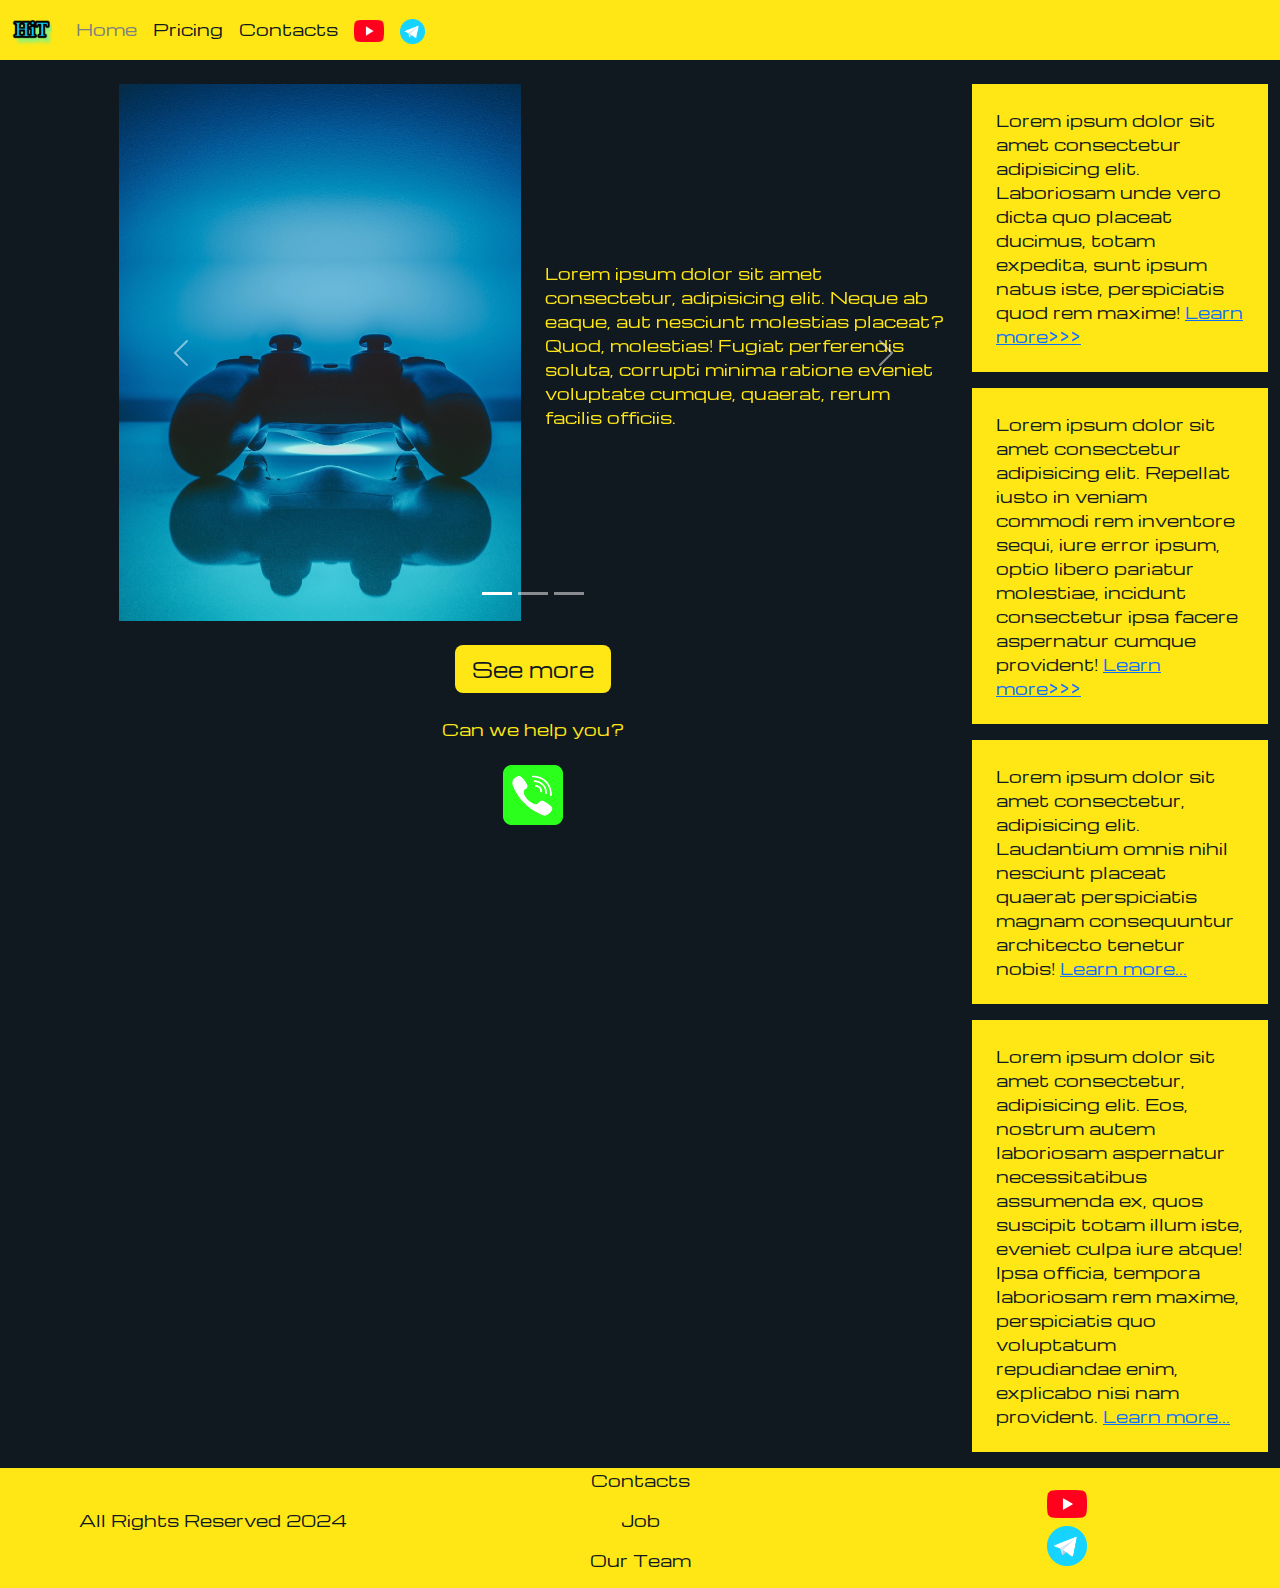
<file: index.html>
<!DOCTYPE html>
<html lang="en">
<head>
    <meta charset="UTF-8">
    <meta name="viewport" content="width=device-width, initial-scale=1.0">
    <title>HiT</title>
    <link rel="apple-touch-icon" sizes="180x180" href="source/fi/apple-touch-icon.png">
  <link rel="icon" type="image/png" sizes="32x32" href="source/fi/favicon-32x32.png">
  <link rel="icon" type="image/png" sizes="16x16" href="source/fi/favicon-16x16.png">
  <link rel="manifest" href="site.webmanifest">
    <link href="https://cdn.jsdelivr.net/npm/bootstrap@5.3.3/dist/css/bootstrap.min.css" rel="stylesheet" integrity="sha384-QWTKZyjpPEjISv5WaRU9OFeRpok6YctnYmDr5pNlyT2bRjXh0JMhjY6hW+ALEwIH" crossorigin="anonymous">
    <link rel="stylesheet" href="source/style/style.css">
</head>
<body>
    <header>
        <nav>
            <nav class="navbar navbar-expand-lg ">
                <div class="container-fluid">
                  <a class="navbar-brand " href="#">
                    <img class="logo-nav" src="source/images/logo.png" alt="logo">
                  </a>
                  <button class="navbar-toggler" type="button" data-bs-toggle="collapse" data-bs-target="#navbarNav" aria-controls="navbarNav" aria-expanded="false" aria-label="Toggle navigation">
                    <span class="navbar-toggler-icon"></span>
                  </button>
                  <div class="collapse navbar-collapse" id="navbarNav">
                    <ul class="navbar-nav">
                      <li class="nav-item">
                        <a class="nav-link active" aria-current="page" href="index.html">Home</a>
                      </li>
                      <li class="nav-item">
                        <a class="nav-link" href="pricing.html">Pricing</a>
                      </li>
                      <li class="nav-item">
                        <a class="nav-link" href="pricing.html">Contacts</a>
                      </li>
                      <li class="nav-item">
                        <a class="nav-link" href="https://youtube.com"><img class="yt_logo" src="source/images/yt.png" alt="yt_logo"></a>
                      </li>
                      <li class="nav-item ">
                        <a class="nav-link" href="https://web.telegram.org/"><img class="tg_logo" src="source/images/tg.png" alt="tg_logo"></a>
                      </li>
                      
                      
                    </ul>
                  </div>
                </div>
              </nav>
        </nav>
    </header>

    <section>
        <div class="container-fluid mt-4">
            <div class="row">
                <div class="col-lg-1 col-md-1"></div>
                <div class="col-lg-8 col-md-12" >
                    <div id="carouselExampleIndicators" class="carousel slide">
                        <div class="carousel-indicators">
                          <button type="button" data-bs-target="#carouselExampleIndicators" data-bs-slide-to="0" class="active" aria-current="true" aria-label="Slide 1"></button>
                          <button type="button" data-bs-target="#carouselExampleIndicators" data-bs-slide-to="1" aria-label="Slide 2"></button>
                          <button type="button" data-bs-target="#carouselExampleIndicators" data-bs-slide-to="2" aria-label="Slide 3"></button>
                        </div>
                        <div class="carousel-inner">
                          <div class="carousel-item active ">
                            <div class="d-block">
                                <div class="row  slidik">
                                  <div class="col-lg-6 col-md-6">
                                    <img class="w-100" src="source/images/controller.png" alt="">
                                  </div>
                                  <div class="col-lg-6 col-md-6">
                                    <p >Lorem ipsum dolor sit amet consectetur, adipisicing elit. Neque ab eaque, aut nesciunt molestias placeat? Quod, molestias! Fugiat perferendis soluta, corrupti minima ratione eveniet voluptate cumque, quaerat, rerum facilis officiis.</p>
                                  </div>  
                                </div>
                            </div>
                          </div>
                          <div class="carousel-item">
                            <div class="d-block">
                                <div class="row slidik">
                                  <div class="col-lg-6 col-md-6">
                                    <img class="w-100" src="source/images/gaming pc.png" alt="">
                                  </div>
                                  <div class="col-lg-6 col-md-6">
                                    <p>Lorem ipsum dolor sit amet consectetur, adipisicing elit. Neque ab eaque, aut nesciunt molestias placeat? Quod, molestias! Fugiat perferendis soluta, corrupti minima ratione eveniet voluptate cumque, quaerat, rerum facilis officiis.</p>
                                  </div>  
                                </div>
                            </div>
                          </div>
                          <div class="carousel-item">
                            <div class="d-block">
                                <div class="row slidik">
                                  <div class="col-lg-6 col-md-6">
                                    <img class="w-100" src="source/images/vr.png" alt="">
                                  </div>
                                  <div class="col-lg-6 col-md-6">
                                    <p>Lorem ipsum dolor sit amet consectetur, adipisicing elit. Neque ab eaque, aut nesciunt molestias placeat? Quod, molestias! Fugiat perferendis soluta, corrupti minima ratione eveniet voluptate cumque, quaerat, rerum facilis officiis.</p>
                                  </div>  
                                </div>
                            </div>
                          </div>
                        </div>
                        <button class="carousel-control-prev" type="button" data-bs-target="#carouselExampleIndicators" data-bs-slide="prev">
                          <span class="carousel-control-prev-icon" aria-hidden="true"></span>
                          <span class="visually-hidden">Previous</span>
                        </button>
                        <button class="carousel-control-next" type="button" data-bs-target="#carouselExampleIndicators" data-bs-slide="next">
                          <span class="carousel-control-next-icon" aria-hidden="true"></span>
                          <span class="visually-hidden">Next</span>
                        </button>
                      </div>

                      <div class="seemore mt-4 col-lg-12 col-md-12 text-center">
                        <button type="button" class="btn  btn-lg">See more</button>
                      </div>
                      <div class="col-lg-12 col-md-12 text-center mt-4">
                        <p>Can we help you?</p>
                      </div>
                      <div class="col-lg-12 col-md-12 text-center mt-4 mb-4">
                        <img class="animatedpicture" src="source/images/phone.png" alt="phonepic" style="width: 60px;">
                      </div>
                </div>
                <div class="col-lg-3 col-md-12">
                  <div class="about_product">
                    <p class="p-4">
                      Lorem ipsum dolor sit amet consectetur adipisicing elit. Laboriosam unde vero dicta quo placeat ducimus, totam expedita, sunt ipsum natus iste, perspiciatis quod rem maxime! <a href="#">Learn more>>></a>
                    </p>
                  </div>
                  <div class="about_product">
                    <p class="p-4">
                      Lorem ipsum dolor sit amet consectetur adipisicing elit. Repellat iusto in veniam commodi rem inventore sequi, iure error ipsum, optio libero pariatur molestiae, incidunt consectetur ipsa facere aspernatur cumque provident! <a href="#">Learn more>>></a>
                    </p>
                  </div>
                  <div class="about_product">
                    <p class="p-4">
                      Lorem ipsum dolor sit amet consectetur, adipisicing elit. Laudantium omnis nihil nesciunt placeat quaerat perspiciatis magnam consequuntur architecto tenetur nobis! <a href="#">Learn more...</a>
                    </p>
                  </div>
                  <div class="about_product">
                    <p class="p-4">
                      Lorem ipsum dolor sit amet consectetur, adipisicing elit. Eos, nostrum autem laboriosam aspernatur necessitatibus assumenda ex, quos suscipit totam illum iste, eveniet culpa iure atque! Ipsa officia, tempora laboriosam rem maxime, perspiciatis quo voluptatum repudiandae enim, explicabo nisi nam provident. <a href="#">Learn more...</a>
                    </p>
                  </div>
                </div>
            </div>
        </div>
    </section>

    <footer>
      <div class="container-fluid">
        <div class="row footer-row ">
          <div class="col-lg-4 col-md-12 footerleft">
            <p>All Rights Reserved 2024</p>
          </div>
          <div class="col-lg-4 col-md-12 footer-mid">
            <p>Contacts</p>
            <p>Job</p>
            <p>Our Team</p>
          </div>
          <div class="col-lg-4 col-md-12">
            <div class="wrapper">
              <div class="im1">
                <img src="source/images/yt.png" alt="">
              </div>
              <div class="im2 mt-2">
                <img src="source/images/tg.png" alt="">
              </div>
            </div>
          </div>
        </div>
      </div>
    </footer>
    
    <script src="https://cdn.jsdelivr.net/npm/bootstrap@5.3.3/dist/js/bootstrap.bundle.min.js" integrity="sha384-YvpcrYf0tY3lHB60NNkmXc5s9fDVZLESaAA55NDzOxhy9GkcIdslK1eN7N6jIeHz" crossorigin="anonymous"></script>
</body>
</html>
</file>
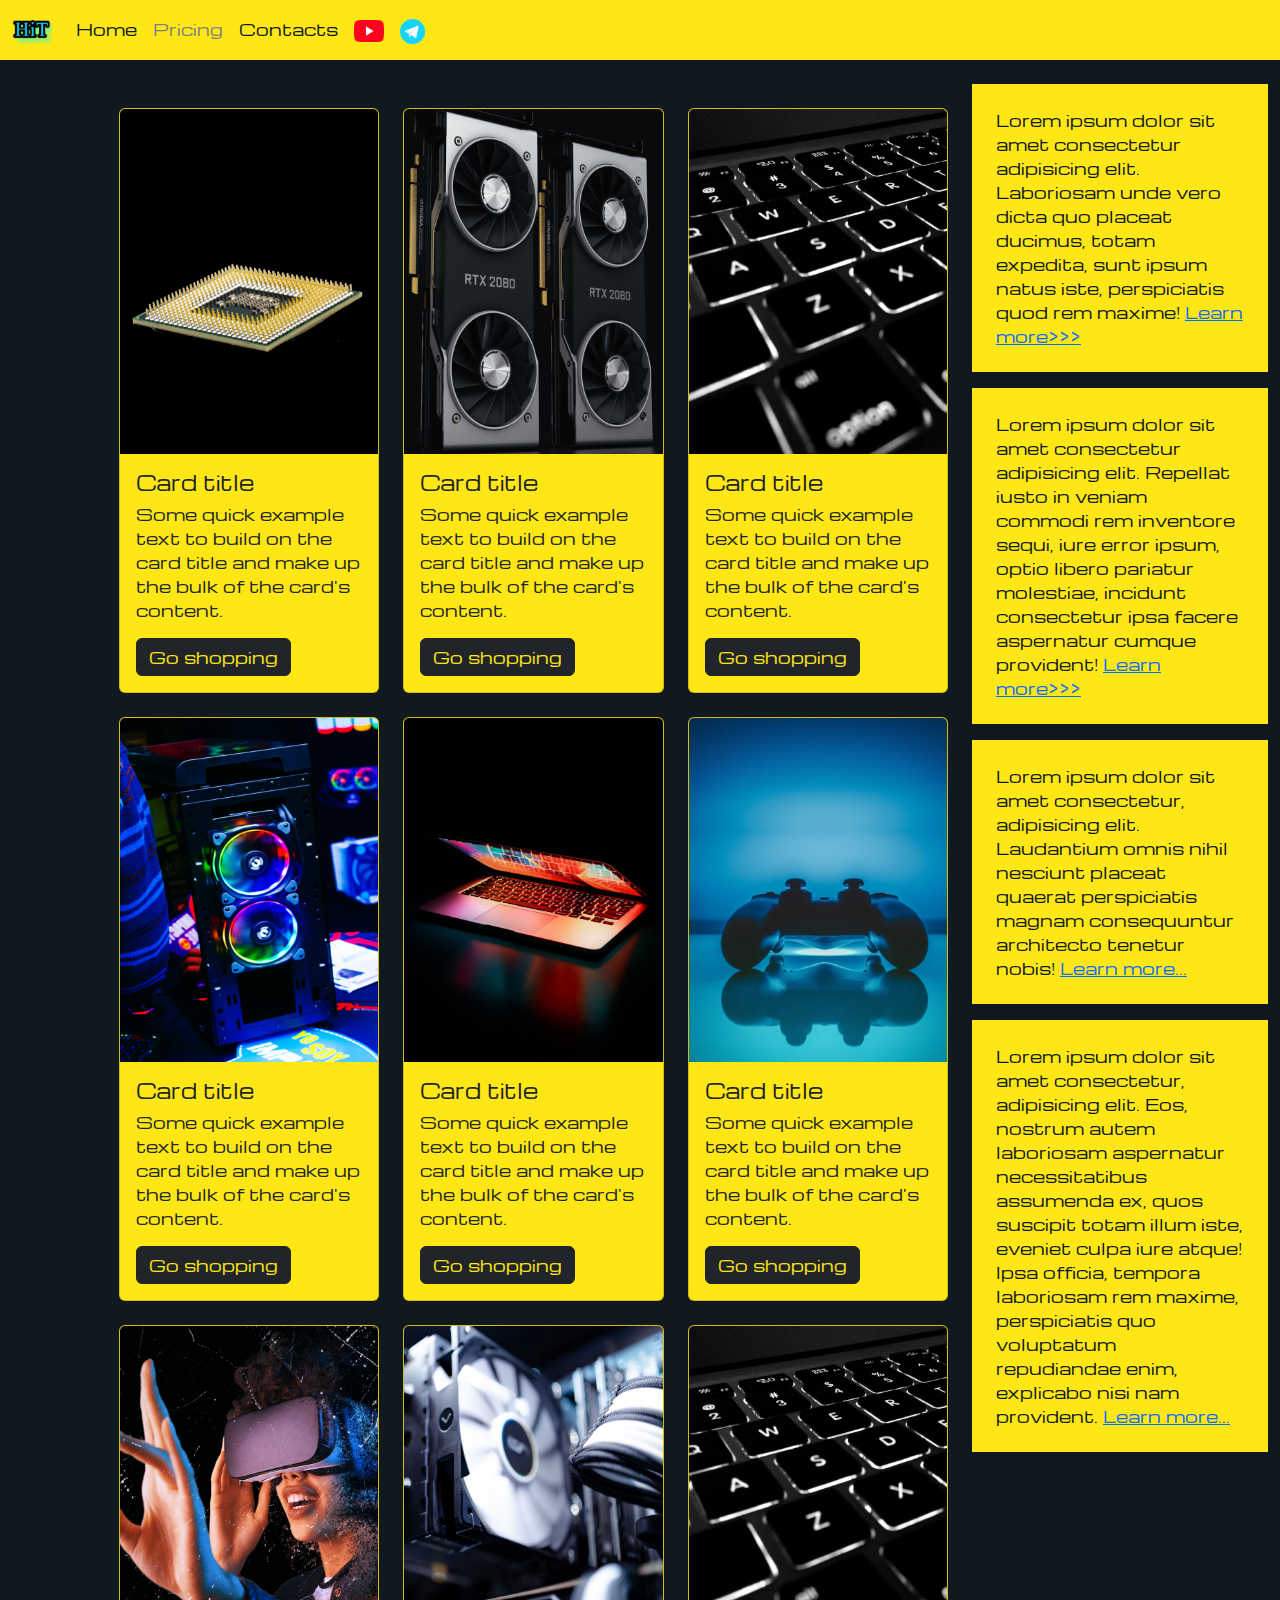
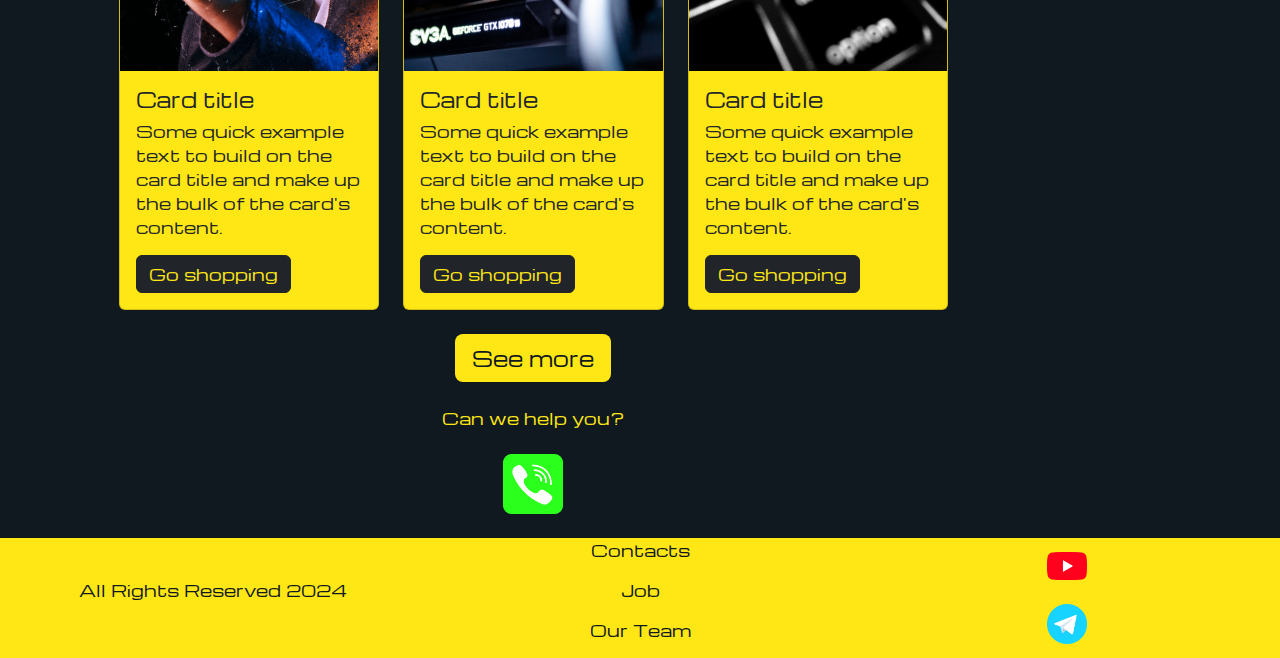
<file: pricing.html>
<!DOCTYPE html>
<html lang="en">

<head>
  <meta charset="UTF-8">
  <meta name="viewport" content="width=device-width, initial-scale=1.0">
  <title>HiT</title>
  <link rel="apple-touch-icon" sizes="180x180" href="source/fi/apple-touch-icon.png">
  <link rel="icon" type="image/png" sizes="32x32" href="source/fi/favicon-32x32.png">
  <link rel="icon" type="image/png" sizes="16x16" href="source/fi/favicon-16x16.png">
  <link rel="manifest" href="site.webmanifest">
  <link href="https://cdn.jsdelivr.net/npm/bootstrap@5.3.3/dist/css/bootstrap.min.css" rel="stylesheet"
    integrity="sha384-QWTKZyjpPEjISv5WaRU9OFeRpok6YctnYmDr5pNlyT2bRjXh0JMhjY6hW+ALEwIH" crossorigin="anonymous">
  <link rel="stylesheet" href="source/style/style.css">
</head>

<body>
  <header>
    <nav>
      <nav class="navbar navbar-expand-lg ">
        <div class="container-fluid">
          <a class="navbar-brand " href="#">
            <img class="logo-nav" src="source/images/logo.png" alt="logo">
          </a>
          <button class="navbar-toggler" type="button" data-bs-toggle="collapse" data-bs-target="#navbarNav"
            aria-controls="navbarNav" aria-expanded="false" aria-label="Toggle navigation">
            <span class="navbar-toggler-icon"></span>
          </button>
          <div class="collapse navbar-collapse" id="navbarNav">
            <ul class="navbar-nav">
              <li class="nav-item">
                <a class="nav-link " aria-current="page" href="index.html">Home</a>
              </li>
              <li class="nav-item">
                <a class="nav-link active" href="pricing.html">Pricing</a>
              </li>
              <li class="nav-item">
                <a class="nav-link" href="pricing.html">Contacts</a>
              </li>
              <li class="nav-item">
                <a class="nav-link" href="https://youtube.com"><img class="yt_logo" src="source/images/yt.png"
                    alt="yt_logo"></a>
              </li>
              <li class="nav-item ">
                <a class="nav-link" href="https://web.telegram.org/"><img class="tg_logo" src="source/images/tg.png"
                    alt="tg_logo"></a>
              </li>


            </ul>
          </div>
        </div>
      </nav>
    </nav>
  </header>
  <section>
    <div class="container-fluid mt-4">
      <div class="row">
        <div class="col-lg-1 col-md-1"></div>

        <div class="col-lg-8 col-md-12">
          <div class="row">

            <div class="col-lg-4 col-md-6 col-sm-12 mt-4">
              <div class="card" >
                <img src="source/images/cpu.png" class="card-img-top" alt="...">
                <div class="card-body">
                  <h5 class="card-title">Card title</h5>
                  <p class="card-text">Some quick example text to build on the card title and make up the bulk of the
                    card's content.</p>
                  <a href="#" class="btn btn-dark">Go shopping</a>
                </div>
              </div>
              
            </div>

            <div class="col-lg-4 col-md-6  mt-4">
              <div class="card" >
                <img src="source/images/gpu.png" class="card-img-top" alt="...">
                <div class="card-body">
                  <h5 class="card-title">Card title</h5>
                  <p class="card-text">Some quick example text to build on the card title and make up the bulk of the
                    card's content.</p>
                  <a href="#" class="btn btn-dark">Go shopping</a>
                </div>
              </div>
            </div>

            <div class="col-lg-4 col-md-6  mt-4">
              <div class="card" >
                <img src="source/images/acc.png" class="card-img-top" alt="...">
                <div class="card-body">
                  <h5 class="card-title">Card title</h5>
                  <p class="card-text">Some quick example text to build on the card title and make up the bulk of the
                    card's content.</p>
                  <a href="#" class="btn btn-dark">Go shopping</a>
                </div>
              </div>
            </div>
            
            <div class="col-lg-4 col-md-6  mt-4">
              <div class="card" >
                <img src="source/images/gaming pc.png" class="card-img-top" alt="...">
                <div class="card-body">
                  <h5 class="card-title">Card title</h5>
                  <p class="card-text">Some quick example text to build on the card title and make up the bulk of the
                    card's content.</p>
                  <a href="#" class="btn btn-dark">Go shopping</a>
                </div>
              </div>
            </div>

            <div class="col-lg-4 col-md-6  mt-4">
              <div class="card" >
                <img src="source/images/laptop.png" class="card-img-top" alt="...">
                <div class="card-body">
                  <h5 class="card-title">Card title</h5>
                  <p class="card-text">Some quick example text to build on the card title and make up the bulk of the
                    card's content.</p>
                  <a href="#" class="btn btn-dark">Go shopping</a>
                </div>
              </div>
            </div>

            <div class="col-lg-4 col-md-6  mt-4">
              <div class="card" >
                <img src="source/images/controller.png" class="card-img-top" alt="...">
                <div class="card-body">
                  <h5 class="card-title">Card title</h5>
                  <p class="card-text">Some quick example text to build on the card title and make up the bulk of the
                    card's content.</p>
                  <a href="#" class="btn btn-dark">Go shopping</a>
                </div>
              </div>
            </div><div class="col-lg-4 col-md-6  mt-4">
              <div class="card" >
                <img src="source/images/vr.png" class="card-img-top" alt="...">
                <div class="card-body">
                  <h5 class="card-title">Card title</h5>
                  <p class="card-text">Some quick example text to build on the card title and make up the bulk of the
                    card's content.</p>
                  <a href="#" class="btn btn-dark">Go shopping</a>
                </div>
              </div>
            </div>

            <div class="col-lg-4 col-md-6  mt-4">
              <div class="card" >
                <img src="source/images/other.png" class="card-img-top" alt="...">
                <div class="card-body">
                  <h5 class="card-title">Card title</h5>
                  <p class="card-text">Some quick example text to build on the card title and make up the bulk of the
                    card's content.</p>
                  <a href="#" class="btn btn-dark">Go shopping</a>
                </div>
              </div>
            </div>

            <div class="col-lg-4 col-md-6  mt-4">
              <div class="card" >
                <img src="source/images/acc.png" class="card-img-top" alt="...">
                <div class="card-body">
                  <h5 class="card-title">Card title</h5>
                  <p class="card-text">Some quick example text to build on the card title and make up the bulk of the
                    card's content.</p>
                  <a href="#" class="btn btn-dark">Go shopping</a>
                </div>
              </div>
            </div>

            

          </div>

          <div class="seemore mt-4 col-lg-12 col-md-12 text-center">
            <button type="button" class="btn  btn-lg">See more</button>
          </div>
          <div class="col-lg-12 col-md-12 text-center mt-4">
            <p>Can we help you?</p>
          </div>
          <div class="col-lg-12 col-md-12 text-center mt-4 mb-4">
            <img class="animatedpicture" src="source/images/phone.png" alt="phonepic" style="width: 60px;">
          </div>
        </div>

        <div class="col-lg-3 col-md-12">
          <div class="about_product">
            <p class="p-4">
              Lorem ipsum dolor sit amet consectetur adipisicing elit. Laboriosam unde vero dicta quo placeat ducimus,
              totam expedita, sunt ipsum natus iste, perspiciatis quod rem maxime! <a href="#">Learn more>>></a>
            </p>
          </div>
          <div class="about_product">
            <p class="p-4">
              Lorem ipsum dolor sit amet consectetur adipisicing elit. Repellat iusto in veniam commodi rem inventore
              sequi, iure error ipsum, optio libero pariatur molestiae, incidunt consectetur ipsa facere aspernatur
              cumque provident! <a href="#">Learn more>>></a>
            </p>
          </div>
          <div class="about_product">
            <p class="p-4">
              Lorem ipsum dolor sit amet consectetur, adipisicing elit. Laudantium omnis nihil nesciunt placeat quaerat
              perspiciatis magnam consequuntur architecto tenetur nobis! <a href="#">Learn more...</a>
            </p>
          </div>
          <div class="about_product">
            <p class="p-4">
              Lorem ipsum dolor sit amet consectetur, adipisicing elit. Eos, nostrum autem laboriosam aspernatur
              necessitatibus assumenda ex, quos suscipit totam illum iste, eveniet culpa iure atque! Ipsa officia,
              tempora laboriosam rem maxime, perspiciatis quo voluptatum repudiandae enim, explicabo nisi nam provident.
              <a href="#">Learn more...</a>
            </p>
          </div>
        </div>
      </div>
    </div>
  </section>
  <footer>
    <div class="container-fluid">
      <div class="row footer-row">
        <div class="col-lg-4 col-md-12 footerleft">
          <p>All Rights Reserved 2024</p>
        </div>
        <div class="col-lg-4 col-md-12 footer-mid">
          <p>Contacts</p>
          <p>Job</p>
          <p>Our Team</p>
        </div>
        <div class="col-lg-4 col-md-12">
          <div class="wrapper">
            <div class="im1">
              <img src="source/images/yt.png" alt="">
            </div>
            <div class="im2 mt-4">
              <img src="source/images/tg.png" alt="">
            </div>
          </div>
        </div>
      </div>
    </div>
  </footer>

  <script src="https://cdn.jsdelivr.net/npm/bootstrap@5.3.3/dist/js/bootstrap.bundle.min.js"
    integrity="sha384-YvpcrYf0tY3lHB60NNkmXc5s9fDVZLESaAA55NDzOxhy9GkcIdslK1eN7N6jIeHz"
    crossorigin="anonymous"></script>
</body>

</html>
</file>
<file: source/style/style.css>
@import url('https://fonts.googleapis.com/css?family=Michroma&display=swap');
body {
    font-family: Michroma,serif;
    background-color:   #101820;
    color: #FEE715;
}
nav {
    background-color:    #FEE715;
    
}
.logo-nav {
    width: 40px;

}
.navbar-toggler {
    color: black;
    background-color: grey;
}


.navbar-nav .nav-link.active
{
    color: gray;
}
.navbar-nav .nav-link
{
     color: #101820;
}
.yt_logo {
    width: 30px;
}
.tg_logo {
    width: 25px;
}

.slidik {

    justify-content: center;
    align-items: center;
}
.about_product p {
    background-color:    #FEE715;
    color: #101820;
}

.seemore button {
    background-color:    #FEE715;
    color: #101820;
}

.animatedpicture {
    animation: phoneAnimation 2s ease 0s infinite normal forwards;
}
footer {
    background-color:    #FEE715;
    color: #101820;
}
.footer-row {
    justify-content: center;
    justify-content: space-between;
    align-items: center;
}
.im1, .im2 {
    width: 40px;
}
.im1 img, .im2 img  {
    width: 100%;
}
.footerleft {
    display: flex;
    flex-direction: column;
    align-items: center; 
}
.footer-mid {
    display: flex;
    flex-direction: column;
    align-items: center;
}
.wrapper {
    display: flex;
    flex-direction: column;
    align-items: center;
}
.card {
    background-color:    #FEE715;
}
.card img {
    width: 100%;
}
.btn-dark {
    color:#FEE715;;
}

@keyframes phoneAnimation {
	0%,
	100% {
		transform: rotate(0deg);
		transform-origin: 50% 50%;
	}

	10% {
		transform: rotate(8deg);
	}

	20%,
	40%,
	60% {
		transform: rotate(-10deg);
	}

	30%,
	50%,
	70% {
		transform: rotate(10deg);
	}

	80% {
		transform: rotate(-8deg);
	}

	90% {
		transform: rotate(8deg);
	}
}
@media (max-width:750px) {
    .carousel-indicators {
        display: none;
    }
}
</file>
